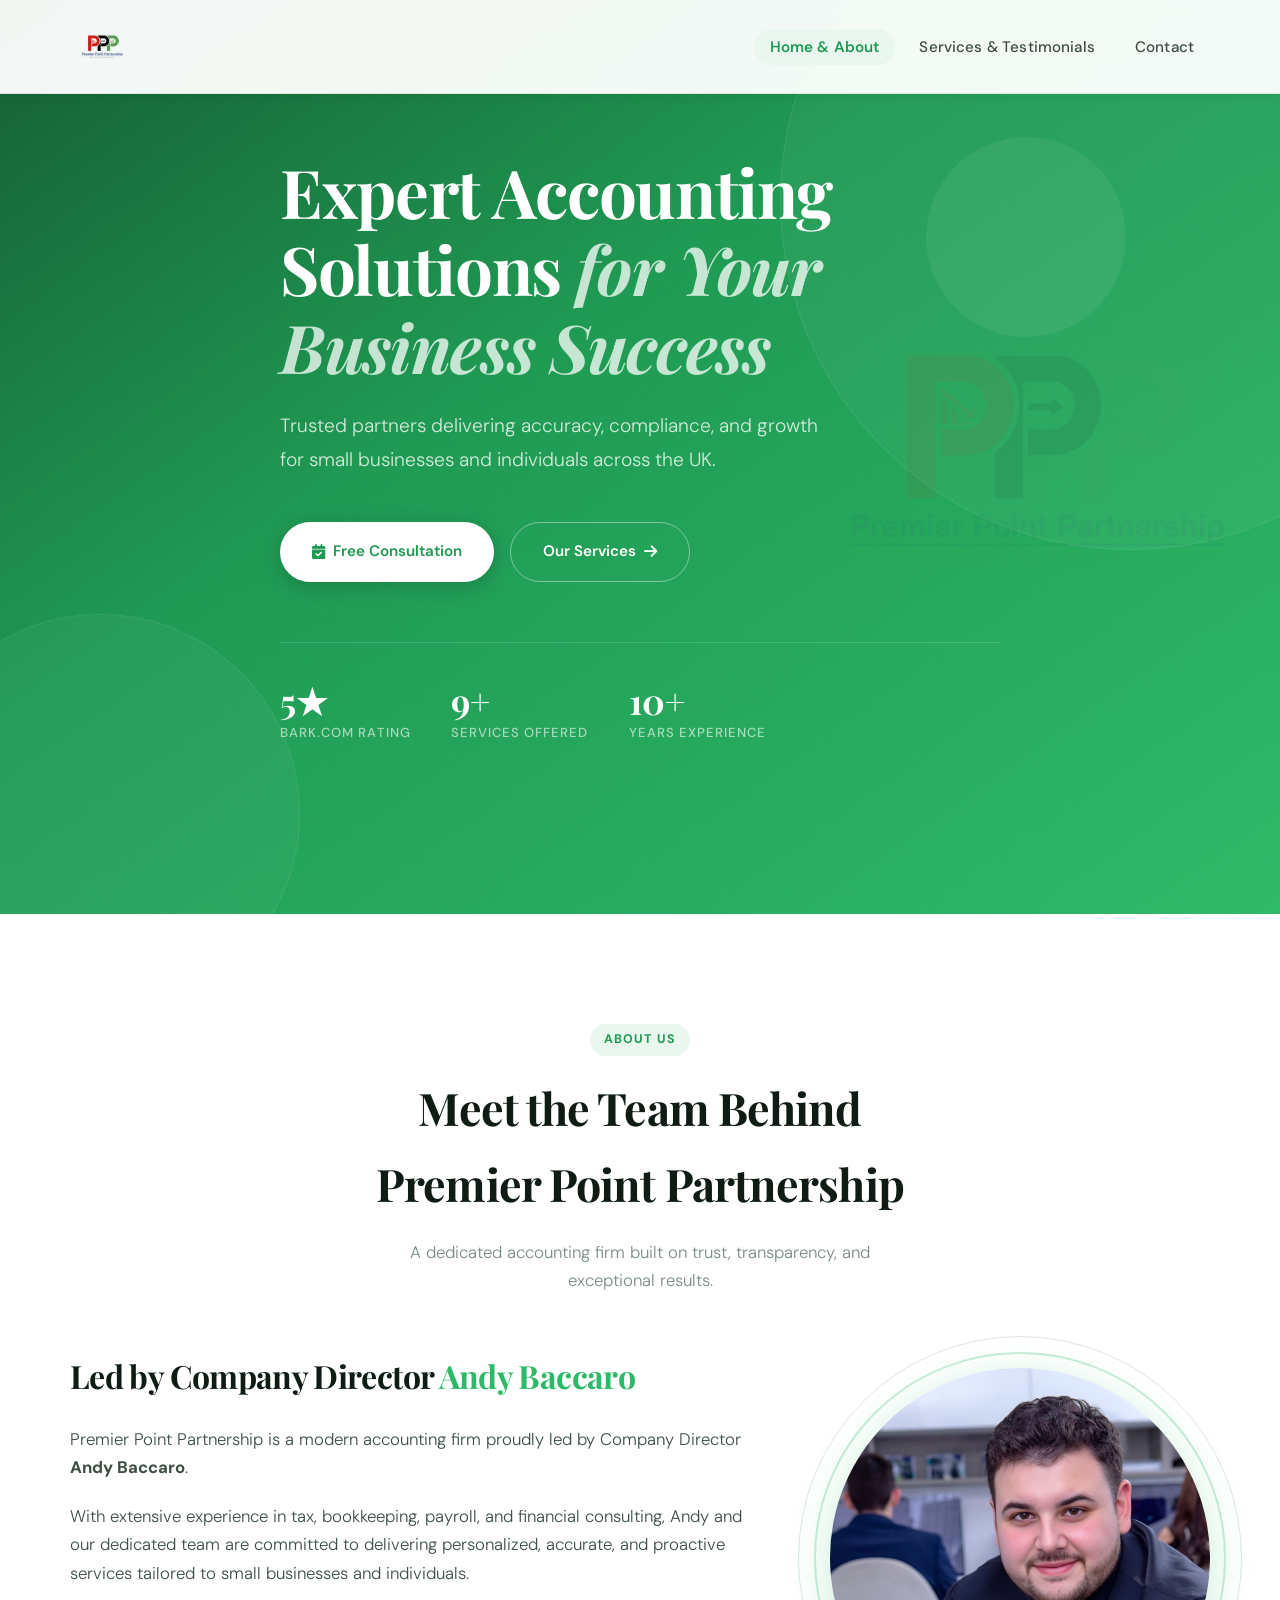
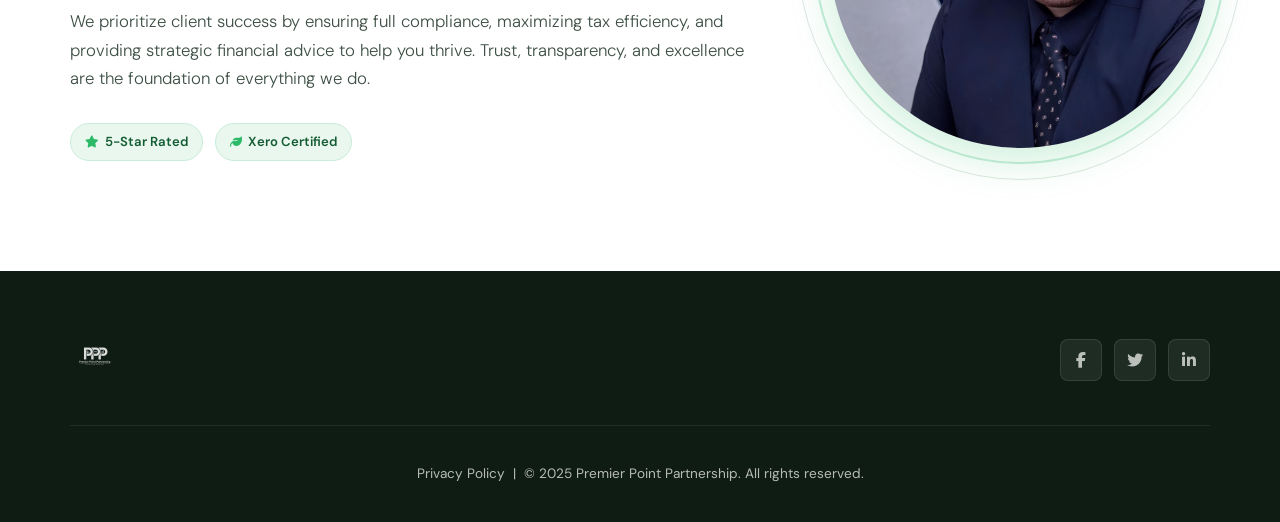
<file: index.html>
<!DOCTYPE html>
<html lang="en">
<head>
    <meta charset="UTF-8">
    <meta name="viewport" content="width=device-width, initial-scale=1.0">
    <title>Premier Point Partnership | Expert Accounting Solutions</title>
    <link rel="stylesheet" href="styles.css">
    <link rel="stylesheet" href="https://cdnjs.cloudflare.com/ajax/libs/font-awesome/6.4.0/css/all.min.css">
</head>
<body>

    <!-- Header -->
    <header>
        <div class="container">
            <nav>
                <div class="logo">
                    <a href="index.html"><img src="images/logo.png" alt="Premier Point Partnership Logo"></a>
                </div>
                <ul class="nav-links">
                    <li><a href="index.html" class="active">Home & About</a></li>
                    <li><a href="services.html">Services & Testimonials</a></li>
                    <li><a href="contact.html">Contact</a></li>
                </ul>
                <div class="mobile-menu" aria-label="Open menu" role="button">
                    <i class="fas fa-bars fa-lg"></i>
                </div>
            </nav>
        </div>
    </header>

    <!-- Mobile Nav -->
    <div class="nav-overlay"></div>
    <nav class="mobile-nav">
        <button class="mobile-nav-close" aria-label="Close menu"><i class="fas fa-times"></i></button>
        <a href="index.html" class="active">Home & About</a>
        <a href="services.html">Services & Testimonials</a>
        <a href="contact.html">Contact</a>
    </nav>

    <!-- Hero -->
    <section id="home" class="hero">
        <div class="hero-bg-circle hero-bg-circle-1"></div>
        <div class="hero-bg-circle hero-bg-circle-2"></div>
        <img class="hero-logo-watermark" src="images/logo.png" alt="" aria-hidden="true">
        <div class="container hero-content">
            <h1>Expert Accounting Solutions <em>for Your Business Success</em></h1>
            <p>Trusted partners delivering accuracy, compliance, and growth for small businesses and individuals across the UK.</p>
            <div class="hero-cta-group">
                <a href="contact.html" class="btn btn-primary"><i class="fas fa-calendar-check"></i> Free Consultation</a>
                <a href="services.html" class="btn btn-outline">Our Services <i class="fas fa-arrow-right"></i></a>
            </div>
            <div class="hero-stats">
                <div>
                    <div class="hero-stat-value"><span data-count="5">5</span>★</div>
                    <div class="hero-stat-label">Bark.com Rating</div>
                </div>
                <div>
                    <div class="hero-stat-value"><span data-count="9">9</span>+</div>
                    <div class="hero-stat-label">Services Offered</div>
                </div>
                <div>
                    <div class="hero-stat-value"><span data-count="10">5</span>+</div>
                    <div class="hero-stat-label">Years Experience</div>
                </div>
            </div>
        </div>
    </section>

    <!-- About -->
    <section id="about" class="fade-section">
        <div class="container">
            <div style="text-align:center">
                <span class="section-tag">About Us</span>
            </div>
            <h2 class="section-title">Meet the Team Behind <br>Premier Point Partnership</h2>
            <p class="section-subtitle">A dedicated accounting firm built on trust, transparency, and exceptional results.</p>
            <div class="about-grid">
                <div class="about-text">
                    <h3>Led by Company Director <span class="highlight-name">Andy Baccaro</span></h3>
                    <p class="stagger-1">Premier Point Partnership is a modern accounting firm proudly led by Company Director <strong>Andy Baccaro</strong>.</p>
                    <p class="stagger-2">With extensive experience in tax, bookkeeping, payroll, and financial consulting, Andy and our dedicated team are committed to delivering personalized, accurate, and proactive services tailored to small businesses and individuals.</p>
                    <p class="stagger-3">We prioritize client success by ensuring full compliance, maximizing tax efficiency, and providing strategic financial advice to help you thrive. Trust, transparency, and excellence are the foundation of everything we do.</p>
                    <div class="about-values">
                        <span class="value-pill"><i class="fas fa-star"></i> 5-Star Rated</span>
                        <span class="value-pill"><i class="fas fa-leaf"></i> Xero Certified</span>
                    </div>
                </div>
                <div class="about-image-right fade-in">
                    <img src="images/andybaccaro.jpg" alt="Andy Baccaro, Company Director">
                </div>
            </div>
        </div>
    </section>

    <!-- Footer -->
    <footer>
        <div class="container">
            <div class="footer-inner">
                <div class="footer-logo">
                    <a href="index.html"><img src="images/logo.png" alt="Premier Point Partnership"></a>
                </div>
                <div class="social-links">
                    <a href="#" aria-label="Facebook"><i class="fab fa-facebook-f"></i></a>
                    <a href="#" aria-label="Twitter / X"><i class="fab fa-twitter"></i></a>
                    <a href="#" aria-label="LinkedIn"><i class="fab fa-linkedin-in"></i></a>
                </div>
            </div>
            <div class="footer-bottom">
                <p><a href="#">Privacy Policy</a> &nbsp;|&nbsp; &copy; 2025 Premier Point Partnership. All rights reserved.</p>
            </div>
        </div>
    </footer>

    <script src="script.js"></script>
</body>
</html>
</file>
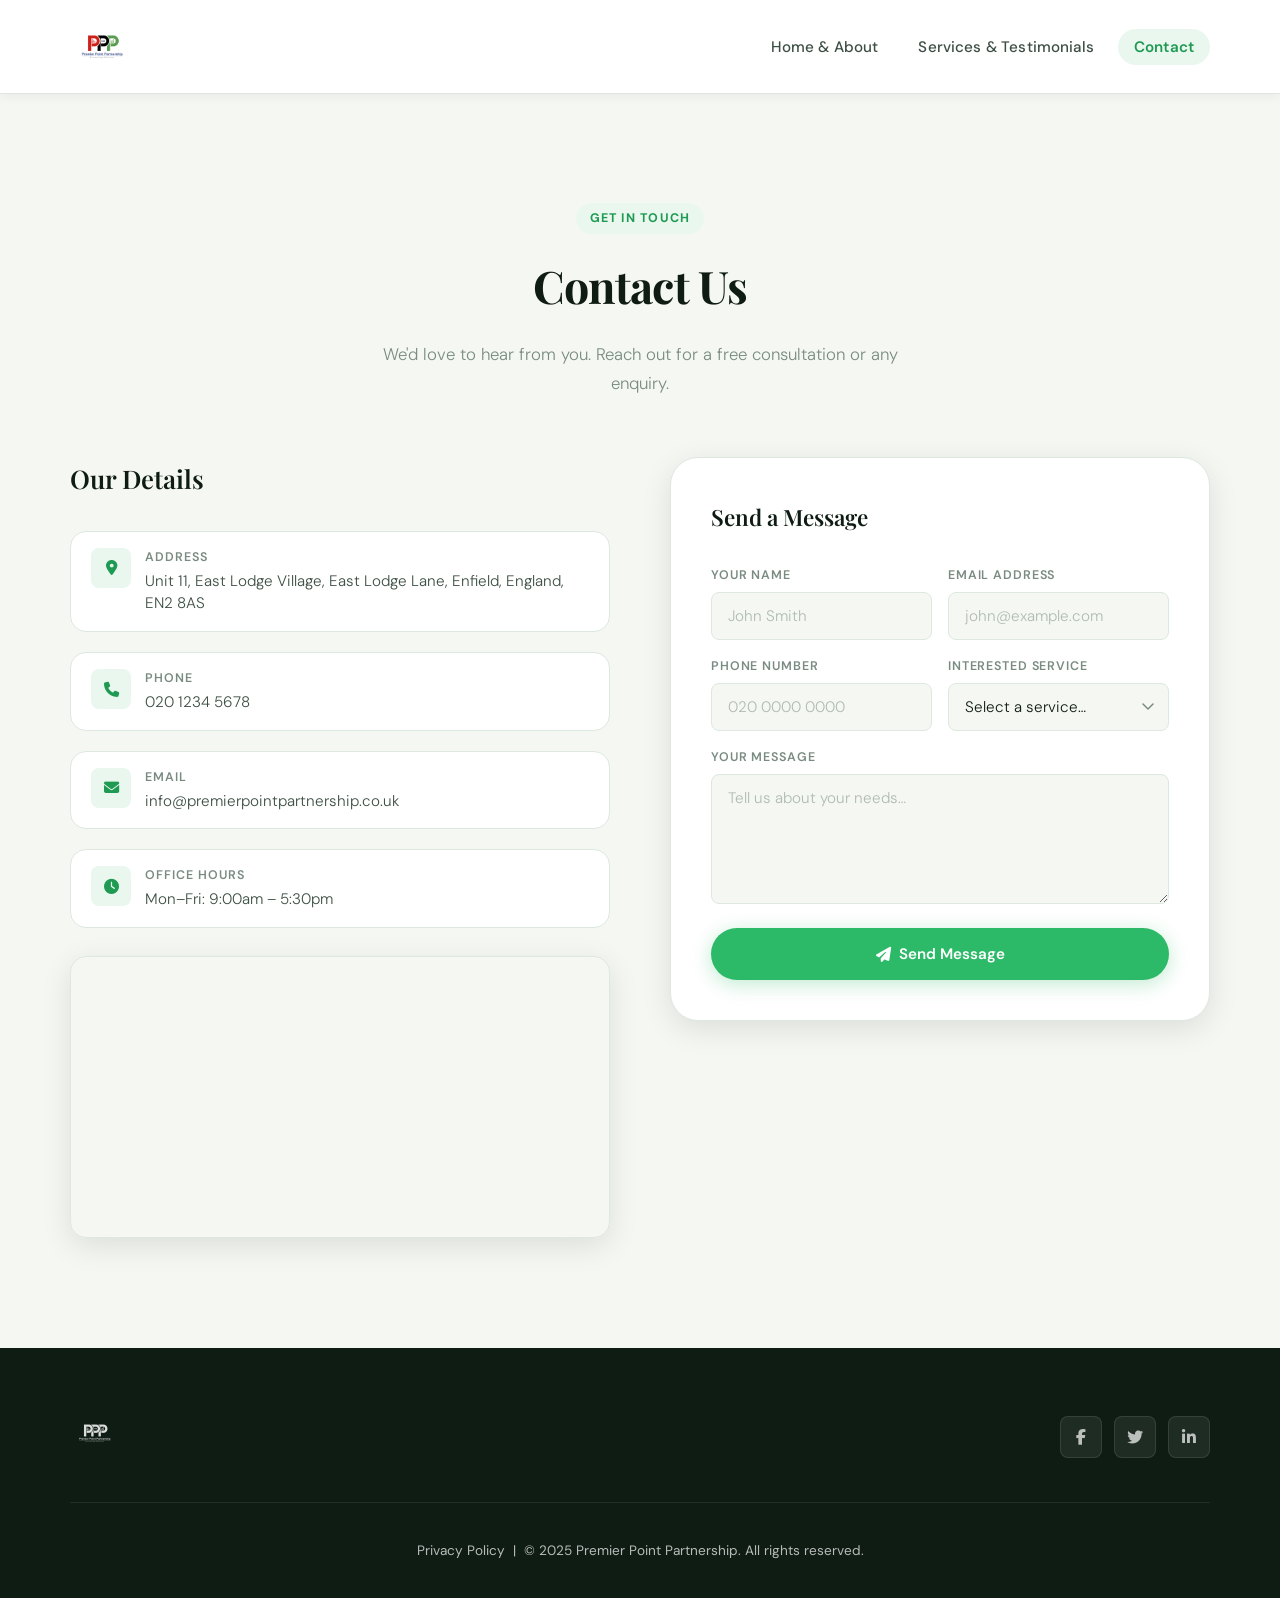
<file: contact.html>
<!DOCTYPE html>
<html lang="en">
<head>
    <meta charset="UTF-8">
    <meta name="viewport" content="width=device-width, initial-scale=1.0">
    <title>Contact Us | Premier Point Partnership</title>
    <link rel="stylesheet" href="styles.css">
    <link rel="stylesheet" href="https://cdnjs.cloudflare.com/ajax/libs/font-awesome/6.4.0/css/all.min.css">
</head>
<body>

    <!-- Header -->
    <header>
        <div class="container">
            <nav>
                <div class="logo">
                    <a href="index.html"><img src="images/logo.png" alt="Premier Point Partnership Logo"></a>
                </div>
                <ul class="nav-links">
                    <li><a href="index.html">Home & About</a></li>
                    <li><a href="services.html">Services & Testimonials</a></li>
                    <li><a href="contact.html" class="active">Contact</a></li>
                </ul>
                <div class="mobile-menu" aria-label="Open menu" role="button">
                    <i class="fas fa-bars fa-lg"></i>
                </div>
            </nav>
        </div>
    </header>

    <!-- Mobile Nav -->
    <div class="nav-overlay"></div>
    <nav class="mobile-nav">
        <button class="mobile-nav-close" aria-label="Close menu"><i class="fas fa-times"></i></button>
        <a href="index.html">Home & About</a>
        <a href="services.html">Services & Testimonials</a>
        <a href="contact.html" class="active">Contact</a>
    </nav>

    <!-- Spacer -->
    <div style="height: 93px;"></div>

    <!-- Contact -->
    <section id="contact" class="fade-section">
        <div class="container">
            <div style="text-align:center">
                <span class="section-tag">Get in Touch</span>
            </div>
            <h2 class="section-title">Contact Us</h2>
            <p class="section-subtitle">We'd love to hear from you. Reach out for a free consultation or any enquiry.</p>

            <div class="contact-content">

                <!-- Info -->
                <div class="contact-info">
                    <h3>Our Details</h3>

                    <div class="contact-detail">
                        <div class="contact-detail-icon"><i class="fas fa-map-marker-alt"></i></div>
                        <div class="contact-detail-text">
                            <strong>Address</strong>
                            Unit 11, East Lodge Village, East Lodge Lane, Enfield, England, EN2 8AS
                        </div>
                    </div>

                    <div class="contact-detail">
                        <div class="contact-detail-icon"><i class="fas fa-phone"></i></div>
                        <div class="contact-detail-text">
                            <strong>Phone</strong>
                            <a href="tel:02012345678" style="color:inherit;">020 1234 5678</a>
                        </div>
                    </div>

                    <div class="contact-detail">
                        <div class="contact-detail-icon"><i class="fas fa-envelope"></i></div>
                        <div class="contact-detail-text">
                            <strong>Email</strong>
                            <a href="mailto:info@premierpointpartnership.co.uk" style="color:inherit;">info@premierpointpartnership.co.uk</a>
                        </div>
                    </div>

                    <div class="contact-detail">
                        <div class="contact-detail-icon"><i class="fas fa-clock"></i></div>
                        <div class="contact-detail-text">
                            <strong>Office Hours</strong>
                            Mon–Fri: 9:00am – 5:30pm
                        </div>
                    </div>

                    <div class="map-wrapper">
                        <iframe
                            src="https://maps.google.com/maps?q=Unit%2011%2C%20East%20Lodge%20Village%2C%20East%20Lodge%20Lane%2C%20Enfield%2C%20EN2%208AS&t=m&z=16&output=embed&iwloc=near"
                            allowfullscreen=""
                            loading="lazy"
                            referrerpolicy="no-referrer-when-downgrade"
                            title="Office location map">
                        </iframe>
                    </div>
                </div>

                <!-- Form -->
                <div class="contact-form fade-in">
                    <h3>Send a Message</h3>
                    <form id="contactForm" novalidate>
                        <div class="form-row">
                            <div class="form-group">
                                <label for="name">Your Name</label>
                                <input type="text" id="name" placeholder="John Smith" required>
                            </div>
                            <div class="form-group">
                                <label for="email">Email Address</label>
                                <input type="email" id="email" placeholder="john@example.com" required>
                            </div>
                        </div>
                        <div class="form-row">
                            <div class="form-group">
                                <label for="phone">Phone Number</label>
                                <input type="tel" id="phone" placeholder="020 0000 0000">
                            </div>
                            <div class="form-group">
                                <label for="service">Interested Service</label>
                                <select id="service" required>
                                    <option value="">Select a service…</option>
                                    <option>Company Formations</option>
                                    <option>Tax Preparation & Planning</option>
                                    <option>VAT Returns</option>
                                    <option>CIS Returns</option>
                                    <option>Payroll Management</option>
                                    <option>Bookkeeping & Financial Reporting</option>
                                    <option>Xero Software</option>
                                    <option>Business Consulting</option>
                                    <option>Tailored Financial Solutions</option>
                                    <option>Other</option>
                                </select>
                            </div>
                        </div>
                        <div class="form-group">
                            <label for="message">Your Message</label>
                            <textarea id="message" rows="5" placeholder="Tell us about your needs…" required></textarea>
                        </div>
                        <button type="submit" class="btn-submit">
                            <i class="fas fa-paper-plane"></i> Send Message
                        </button>
                        <p class="form-success" id="successMsg">
                            <i class="fas fa-check-circle"></i> Thank you! We'll get back to you within one business day.
                        </p>
                    </form>
                </div>

            </div>
        </div>
    </section>

    <!-- Footer -->
    <footer>
        <div class="container">
            <div class="footer-inner">
                <div class="footer-logo">
                    <a href="index.html"><img src="images/logo.png" alt="Premier Point Partnership"></a>
                </div>
                <div class="social-links">
                    <a href="#" aria-label="Facebook"><i class="fab fa-facebook-f"></i></a>
                    <a href="#" aria-label="Twitter / X"><i class="fab fa-twitter"></i></a>
                    <a href="#" aria-label="LinkedIn"><i class="fab fa-linkedin-in"></i></a>
                </div>
            </div>
            <div class="footer-bottom">
                <p><a href="#">Privacy Policy</a> &nbsp;|&nbsp; &copy; 2025 Premier Point Partnership. All rights reserved.</p>
            </div>
        </div>
    </footer>

    <script src="script.js"></script>
</body>
</html>
</file>
<file: styles.css>
/* =========================================
   PREMIER POINT PARTNERSHIP — Refined CSS
   ========================================= */

@import url('https://fonts.googleapis.com/css2?family=Playfair+Display:wght@400;600;700&family=DM+Sans:wght@300;400;500;600&display=swap');

/* Reset and Basics */
*, *::before, *::after { margin: 0; padding: 0; box-sizing: border-box; }

body {
  font-family: 'DM Sans', sans-serif;
  line-height: 1.7;
  color: #1a1a2e;
  background: #f5f7f2;
  overflow-x: hidden;
}

a { text-decoration: none; color: inherit; }
ul { list-style: none; }
.container { max-width: 1200px; margin: 0 auto; padding: 0 30px; }

/* =========================================
   DESIGN TOKENS
   ========================================= */
:root {
  --green-vivid:   #2dba68;
  --green-dark:    #1e9a52;
  --green-deep:    #145c33;
  --green-tint:    #eaf7ef;
  --green-mid:     #c8edda;
  --ink:           #0f1c14;
  --ink-soft:      #3d4f44;
  --muted:         #7a8c82;
  --border:        #dce8e0;
  --surface:       #ffffff;
  --bg:            #f5f7f2;
  --gold:          #f0b429;
  --shadow-sm:     0 2px 12px rgba(0,0,0,0.07);
  --shadow-md:     0 8px 30px rgba(0,0,0,0.1);
  --shadow-lg:     0 20px 60px rgba(0,0,0,0.13);
  --shadow-green:  0 10px 40px rgba(45,186,104,0.25);
  --radius-sm:     8px;
  --radius-md:     16px;
  --radius-lg:     28px;
  --radius-pill:   999px;
  --transition:    0.35s cubic-bezier(0.4, 0, 0.2, 1);
}

/* =========================================
   SCROLLBAR
   ========================================= */
::-webkit-scrollbar { width: 6px; }
::-webkit-scrollbar-track { background: var(--bg); }
::-webkit-scrollbar-thumb { background: var(--green-vivid); border-radius: 3px; }

/* =========================================
   HEADER & NAV
   ========================================= */
header {
  background: rgba(255,255,255,0.95);
  backdrop-filter: blur(12px);
  -webkit-backdrop-filter: blur(12px);
  box-shadow: 0 1px 0 var(--border), var(--shadow-sm);
  position: fixed;
  top: 0;
  width: 100%;
  z-index: 1000;
  transition: box-shadow var(--transition);
}

header.scrolled {
  box-shadow: 0 1px 0 var(--border), 0 4px 24px rgba(0,0,0,0.1);
}

nav {
  display: flex;
  align-items: center;
  padding: 14px 0;
  gap: 40px;
}

.logo { flex-shrink: 0; }
.logo img {
  height: 65px;
  width: auto;
  transition: transform var(--transition), filter var(--transition);
  display: block;
}
.logo img:hover {
  transform: scale(1.05);
  filter: drop-shadow(0 0 12px rgba(45,186,104,0.5));
}

.nav-links {
  display: flex;
  align-items: center;
  gap: 8px;
  margin-left: auto;
}

.nav-links a {
  font-weight: 500;
  font-size: 0.95rem;
  letter-spacing: 0.01em;
  color: var(--ink-soft);
  padding: 8px 16px;
  border-radius: var(--radius-pill);
  transition: color var(--transition), background var(--transition);
  position: relative;
}

.nav-links a:hover {
  color: var(--green-dark);
  background: var(--green-tint);
}

.nav-links a.active {
  color: var(--green-dark);
  background: var(--green-tint);
  font-weight: 600;
}

.mobile-menu {
  display: none;
  cursor: pointer;
  margin-left: auto;
  padding: 8px;
  color: var(--ink);
  border-radius: var(--radius-sm);
  transition: background var(--transition);
}
.mobile-menu:hover { background: var(--green-tint); }

/* Mobile Nav Overlay */
.nav-overlay {
  display: none;
  position: fixed;
  inset: 0;
  background: rgba(15,28,20,0.5);
  z-index: 998;
  opacity: 0;
  transition: opacity 0.3s;
}
.nav-overlay.open { opacity: 1; }

.mobile-nav {
  display: none;
  position: fixed;
  top: 0;
  right: -300px;
  width: 280px;
  height: 100%;
  background: var(--surface);
  z-index: 999;
  padding: 100px 30px 40px;
  box-shadow: -10px 0 40px rgba(0,0,0,0.15);
  transition: right 0.35s cubic-bezier(0.4,0,0.2,1);
  flex-direction: column;
  gap: 8px;
}
.mobile-nav.open { right: 0; }
.mobile-nav a {
  display: block;
  font-size: 1.1rem;
  font-weight: 500;
  color: var(--ink);
  padding: 14px 18px;
  border-radius: var(--radius-md);
  transition: background var(--transition), color var(--transition);
}
.mobile-nav a:hover, .mobile-nav a.active {
  background: var(--green-tint);
  color: var(--green-dark);
}
.mobile-nav-close {
  position: absolute;
  top: 20px;
  right: 20px;
  background: none;
  border: none;
  font-size: 1.5rem;
  cursor: pointer;
  color: var(--ink-soft);
  padding: 8px;
  border-radius: var(--radius-sm);
  transition: background var(--transition);
}
.mobile-nav-close:hover { background: var(--green-tint); }

/* =========================================
   HERO
   ========================================= */
.hero {
  position: relative;
  min-height: 100vh;
  display: flex;
  align-items: center;
  overflow: hidden;
  background: linear-gradient(145deg, var(--green-deep) 0%, var(--green-dark) 40%, var(--green-vivid) 100%);
  padding-top: 93px;
}

/* Noise texture overlay */
.hero::before {
  content: '';
  position: absolute;
  inset: 0;
  background-image: url("data:image/svg+xml,%3Csvg viewBox='0 0 256 256' xmlns='http://www.w3.org/2000/svg'%3E%3Cfilter id='noise'%3E%3CfeTurbulence type='fractalNoise' baseFrequency='0.9' numOctaves='4' stitchTiles='stitch'/%3E%3C/filter%3E%3Crect width='100%25' height='100%25' filter='url(%23noise)' opacity='0.04'/%3E%3C/svg%3E");
  z-index: 1;
  opacity: 0.4;
}

/* Decorative circles */
.hero::after {
  content: '';
  position: absolute;
  width: 700px;
  height: 700px;
  border-radius: 50%;
  background: rgba(255,255,255,0.04);
  border: 1px solid rgba(255,255,255,0.08);
  right: -200px;
  top: -150px;
  z-index: 1;
}

.hero-bg-circle {
  position: absolute;
  border-radius: 50%;
  z-index: 1;
}
.hero-bg-circle-1 {
  width: 400px; height: 400px;
  background: rgba(255,255,255,0.04);
  border: 1px solid rgba(255,255,255,0.07);
  bottom: -100px; left: -100px;
}
.hero-bg-circle-2 {
  width: 200px; height: 200px;
  background: rgba(255,255,255,0.06);
  top: 15%; right: 12%;
}

/* Logo watermark */
.hero-logo-watermark {
  position: absolute;
  right: -60px;
  top: 50%;
  transform: translateY(-50%);
  width: 55%;
  max-width: 600px;
  opacity: 0.07;
  z-index: 1;
  pointer-events: none;
}

.hero-content {
  position: relative;
  z-index: 2;
  max-width: 720px;
  padding: 60px 0;
}

.hero-eyebrow {
  display: inline-flex;
  align-items: center;
  gap: 8px;
  background: rgba(255,255,255,0.12);
  border: 1px solid rgba(255,255,255,0.2);
  color: rgba(255,255,255,0.9);
  font-size: 0.82rem;
  font-weight: 600;
  letter-spacing: 0.1em;
  text-transform: uppercase;
  padding: 6px 14px;
  border-radius: var(--radius-pill);
  margin-bottom: 28px;
  backdrop-filter: blur(4px);
}
.hero-eyebrow::before {
  content: '';
  width: 6px; height: 6px;
  background: var(--gold);
  border-radius: 50%;
  flex-shrink: 0;
}

.hero-content h1 {
  font-family: 'Playfair Display', Georgia, serif;
  font-size: clamp(2.6rem, 5.5vw, 4.2rem);
  font-weight: 700;
  line-height: 1.15;
  color: white;
  margin-bottom: 24px;
  letter-spacing: -0.02em;
}

.hero-content h1 em {
  font-style: italic;
  color: rgba(255,255,255,0.75);
}

.hero-content p {
  font-size: clamp(1rem, 2vw, 1.2rem);
  color: rgba(255,255,255,0.8);
  margin-bottom: 44px;
  max-width: 540px;
  font-weight: 300;
  line-height: 1.8;
}

.hero-cta-group {
  display: flex;
  gap: 16px;
  flex-wrap: wrap;
}

.btn {
  display: inline-flex;
  align-items: center;
  gap: 8px;
  padding: 16px 32px;
  border-radius: var(--radius-pill);
  font-size: 0.95rem;
  font-weight: 600;
  transition: all var(--transition);
  cursor: pointer;
  border: none;
  font-family: 'DM Sans', sans-serif;
}

.btn-primary {
  background: white;
  color: var(--green-dark);
  box-shadow: 0 4px 20px rgba(0,0,0,0.2);
}
.btn-primary:hover {
  background: var(--green-tint);
  transform: translateY(-3px);
  box-shadow: 0 10px 30px rgba(0,0,0,0.2);
}

.btn-outline {
  background: transparent;
  color: white;
  border: 1.5px solid rgba(255,255,255,0.4);
}
.btn-outline:hover {
  background: rgba(255,255,255,0.1);
  border-color: rgba(255,255,255,0.7);
  transform: translateY(-3px);
}

/* Keep .btn for backward compat */
a.btn:not(.btn-primary):not(.btn-outline) {
  background: white;
  color: var(--green-dark);
  box-shadow: 0 4px 20px rgba(0,0,0,0.2);
}
a.btn:not(.btn-primary):not(.btn-outline):hover {
  background: var(--green-tint);
  transform: translateY(-3px);
  box-shadow: 0 10px 30px rgba(0,0,0,0.2);
}

.hero-stats {
  display: flex;
  gap: 40px;
  margin-top: 60px;
  padding-top: 40px;
  border-top: 1px solid rgba(255,255,255,0.15);
  flex-wrap: wrap;
}
.hero-stat-value {
  font-family: 'Playfair Display', serif;
  font-size: 2.2rem;
  font-weight: 700;
  color: white;
  line-height: 1;
  margin-bottom: 4px;
}
.hero-stat-label {
  font-size: 0.82rem;
  color: rgba(255,255,255,0.6);
  font-weight: 500;
  text-transform: uppercase;
  letter-spacing: 0.08em;
}

/* =========================================
   SECTIONS
   ========================================= */
section { padding: 110px 0; }

.section-title {
  font-family: 'Playfair Display', serif;
  font-size: clamp(2rem, 4vw, 2.8rem);
  font-weight: 700;
  color: var(--ink);
  text-align: center;
  margin-bottom: 16px;
  letter-spacing: -0.02em;
}

.section-subtitle {
  text-align: center;
  color: var(--muted);
  font-size: 1.05rem;
  max-width: 540px;
  margin: 0 auto 60px;
  font-weight: 300;
  line-height: 1.7;
}

.section-tag {
  display: inline-block;
  background: var(--green-tint);
  color: var(--green-dark);
  font-size: 0.78rem;
  font-weight: 700;
  letter-spacing: 0.1em;
  text-transform: uppercase;
  padding: 5px 14px;
  border-radius: var(--radius-pill);
  margin-bottom: 14px;
}

/* =========================================
   ABOUT
   ========================================= */
#about { background: var(--surface); }

.about-grid {
  display: grid;
  grid-template-columns: 1fr 380px;
  gap: 80px;
  align-items: center;
}

.about-text h3 {
  font-family: 'Playfair Display', serif;
  font-size: 2rem;
  font-weight: 700;
  color: var(--ink);
  margin-bottom: 28px;
  line-height: 1.3;
  letter-spacing: -0.02em;
}

.highlight-name { color: var(--green-vivid); }

.about-text p {
  font-size: 1.05rem;
  margin-bottom: 20px;
  color: var(--ink-soft);
  opacity: 0;
  transform: translateY(20px);
  transition: opacity 0.7s ease-out, transform 0.7s ease-out;
  font-weight: 300;
}
.about-text p.visible { opacity: 1; transform: translateY(0); }
.stagger-1 { transition-delay: 0.15s; }
.stagger-2 { transition-delay: 0.3s; }
.stagger-3 { transition-delay: 0.45s; }

.about-values {
  display: flex;
  gap: 12px;
  flex-wrap: wrap;
  margin-top: 30px;
  opacity: 0;
  transform: translateY(20px);
  transition: opacity 0.7s ease-out 0.6s, transform 0.7s ease-out 0.6s;
}
.about-values.visible { opacity: 1; transform: translateY(0); }

.value-pill {
  display: inline-flex;
  align-items: center;
  gap: 6px;
  background: var(--green-tint);
  color: var(--green-deep);
  font-size: 0.82rem;
  font-weight: 600;
  padding: 7px 14px;
  border-radius: var(--radius-pill);
  border: 1px solid var(--green-mid);
}
.value-pill i { font-size: 0.75rem; color: var(--green-vivid); }

.about-image-right {
  position: relative;
}

.about-image-right::before {
  content: '';
  position: absolute;
  inset: -16px;
  border: 2px solid var(--green-mid);
  border-radius: 50%;
  z-index: 0;
  transition: transform var(--transition), border-color var(--transition);
}
.about-image-right:hover::before {
  transform: scale(1.04) rotate(5deg);
  border-color: var(--green-vivid);
}

.about-image-right::after {
  content: '';
  position: absolute;
  inset: -32px;
  border: 1px solid var(--border);
  border-radius: 50%;
  z-index: 0;
}

.about-image-right img {
  width: 100%;
  border-radius: 50%;
  aspect-ratio: 1;
  object-fit: cover;
  box-shadow: var(--shadow-green);
  transition: transform var(--transition), box-shadow var(--transition);
  position: relative;
  z-index: 1;
  display: block;
}
.about-image-right img:hover {
  transform: scale(1.04) translateY(-8px);
  box-shadow: 0 30px 70px rgba(45,186,104,0.35);
}

/* =========================================
   SERVICES
   ========================================= */
#services { background: var(--bg); }

.services-grid {
  display: grid;
  grid-template-columns: repeat(auto-fill, minmax(290px, 1fr));
  gap: 24px;
}

.service-card {
  background: var(--surface);
  border-radius: var(--radius-md);
  overflow: hidden;
  box-shadow: var(--shadow-sm);
  border: 1px solid var(--border);
  transition: transform var(--transition), box-shadow var(--transition), border-color var(--transition);
  display: flex;
  flex-direction: column;
}

.service-card:hover {
  transform: translateY(-8px);
  box-shadow: var(--shadow-lg);
  border-color: var(--green-mid);
}

.service-card-img {
  overflow: hidden;
  height: 200px;
  flex-shrink: 0;
}
.service-card img {
  width: 100%;
  height: 100%;
  object-fit: cover;
  transition: transform 0.6s cubic-bezier(0.4,0,0.2,1);
  display: block;
}
.service-card:hover img { transform: scale(1.07); }

.service-card-body {
  padding: 24px 26px 28px;
  flex: 1;
  display: flex;
  flex-direction: column;
}

.service-card-icon {
  width: 40px;
  height: 40px;
  background: var(--green-tint);
  border-radius: var(--radius-sm);
  display: flex;
  align-items: center;
  justify-content: center;
  color: var(--green-dark);
  font-size: 1rem;
  margin-bottom: 14px;
  transition: background var(--transition), color var(--transition);
}
.service-card:hover .service-card-icon {
  background: var(--green-vivid);
  color: white;
}

.service-card h3 {
  font-size: 1.05rem;
  font-weight: 600;
  color: var(--ink);
  margin-bottom: 10px;
  letter-spacing: -0.01em;
}

.service-card p {
  font-size: 0.9rem;
  color: var(--muted);
  line-height: 1.65;
  flex: 1;
  font-weight: 300;
}

/* =========================================
   TESTIMONIALS
   ========================================= */
#testimonials { background: var(--surface); }

.testimonials-grid {
  display: grid;
  grid-template-columns: repeat(auto-fill, minmax(320px, 1fr));
  gap: 24px;
}

.testimonial {
  background: var(--bg);
  padding: 32px;
  border-radius: var(--radius-md);
  border: 1px solid var(--border);
  transition: transform var(--transition), box-shadow var(--transition), border-color var(--transition);
  display: flex;
  flex-direction: column;
  gap: 16px;
  position: relative;
  overflow: hidden;
}

.testimonial::before {
  content: '"';
  position: absolute;
  top: -10px;
  left: 24px;
  font-family: 'Playfair Display', serif;
  font-size: 8rem;
  color: var(--green-mid);
  line-height: 1;
  pointer-events: none;
  z-index: 0;
}

.testimonial > * { position: relative; z-index: 1; }

.testimonial:hover {
  transform: translateY(-6px);
  box-shadow: var(--shadow-md);
  border-color: var(--green-mid);
}

.stars {
  display: flex;
  gap: 3px;
}
.stars i { color: var(--gold); font-size: 0.9rem; }

.testimonial p {
  font-size: 0.97rem;
  color: var(--ink-soft);
  line-height: 1.7;
  font-style: italic;
  font-weight: 300;
  flex: 1;
}

.testimonial-author {
  font-size: 0.82rem;
  font-weight: 600;
  color: var(--muted);
  text-transform: uppercase;
  letter-spacing: 0.06em;
  padding-top: 16px;
  border-top: 1px solid var(--border);
}

.reviews-source {
  text-align: center;
  margin-top: 48px;
  font-size: 0.88rem;
  color: var(--muted);
}
.reviews-source a {
  color: var(--green-dark);
  font-weight: 500;
  transition: color var(--transition);
}
.reviews-source a:hover { color: var(--green-vivid); }

/* =========================================
   CONTACT
   ========================================= */
#contact { background: var(--bg); }

.contact-content {
  display: grid;
  grid-template-columns: 1fr 1fr;
  gap: 60px;
  align-items: start;
}

.contact-info h3 {
  font-family: 'Playfair Display', serif;
  font-size: 1.6rem;
  font-weight: 600;
  color: var(--ink);
  margin-bottom: 30px;
}

.contact-detail {
  display: flex;
  align-items: flex-start;
  gap: 14px;
  margin-bottom: 20px;
  padding: 16px 20px;
  background: var(--surface);
  border-radius: var(--radius-md);
  border: 1px solid var(--border);
  transition: border-color var(--transition), box-shadow var(--transition);
}
.contact-detail:hover {
  border-color: var(--green-mid);
  box-shadow: var(--shadow-sm);
}

.contact-detail-icon {
  width: 40px;
  height: 40px;
  background: var(--green-tint);
  border-radius: var(--radius-sm);
  display: flex;
  align-items: center;
  justify-content: center;
  color: var(--green-dark);
  flex-shrink: 0;
  font-size: 0.95rem;
}

.contact-detail-text {
  font-size: 0.95rem;
  color: var(--ink-soft);
  font-weight: 300;
  line-height: 1.5;
}
.contact-detail-text strong {
  display: block;
  font-size: 0.78rem;
  text-transform: uppercase;
  letter-spacing: 0.08em;
  color: var(--muted);
  margin-bottom: 3px;
  font-weight: 600;
}

.map-wrapper {
  margin-top: 28px;
  border-radius: var(--radius-md);
  overflow: hidden;
  box-shadow: var(--shadow-md);
  border: 1px solid var(--border);
}
.map-wrapper iframe {
  display: block;
  width: 100%;
  height: 280px;
  border: none;
}

/* Contact Form */
.contact-form {
  background: var(--surface);
  padding: 40px;
  border-radius: var(--radius-lg);
  box-shadow: var(--shadow-md);
  border: 1px solid var(--border);
}

.contact-form h3 {
  font-family: 'Playfair Display', serif;
  font-size: 1.4rem;
  font-weight: 600;
  color: var(--ink);
  margin-bottom: 28px;
}

form { display: grid; gap: 16px; }

.form-row { display: grid; grid-template-columns: 1fr 1fr; gap: 16px; }

.form-group {
  display: flex;
  flex-direction: column;
  gap: 6px;
}

.form-group label {
  font-size: 0.78rem;
  font-weight: 600;
  text-transform: uppercase;
  letter-spacing: 0.07em;
  color: var(--muted);
}

input, textarea, select {
  padding: 13px 16px;
  border: 1.5px solid var(--border);
  border-radius: var(--radius-sm);
  width: 100%;
  font-size: 0.95rem;
  font-family: 'DM Sans', sans-serif;
  font-weight: 300;
  color: var(--ink);
  background: var(--bg);
  transition: border-color var(--transition), box-shadow var(--transition), background var(--transition);
  outline: none;
}

input:focus, textarea:focus, select:focus {
  border-color: var(--green-vivid);
  background: white;
  box-shadow: 0 0 0 3px rgba(45,186,104,0.12);
}

input::placeholder, textarea::placeholder { color: #b0bbb5; }

textarea { resize: vertical; min-height: 130px; }

select {
  -webkit-appearance: none;
  appearance: none;
  background-image: url("data:image/svg+xml,%3Csvg xmlns='http://www.w3.org/2000/svg' width='12' height='8' viewBox='0 0 12 8'%3E%3Cpath d='M1 1l5 5 5-5' stroke='%237a8c82' stroke-width='1.5' fill='none' stroke-linecap='round'/%3E%3C/svg%3E");
  background-repeat: no-repeat;
  background-position: right 14px center;
  padding-right: 40px;
  cursor: pointer;
}

.btn-submit {
  background: var(--green-vivid);
  color: white;
  padding: 16px 32px;
  border-radius: var(--radius-pill);
  font-size: 0.95rem;
  font-weight: 600;
  font-family: 'DM Sans', sans-serif;
  border: none;
  cursor: pointer;
  width: 100%;
  transition: background var(--transition), transform var(--transition), box-shadow var(--transition);
  box-shadow: 0 4px 20px rgba(45,186,104,0.3);
  display: flex;
  align-items: center;
  justify-content: center;
  gap: 8px;
  margin-top: 8px;
}
.btn-submit:hover {
  background: var(--green-dark);
  transform: translateY(-2px);
  box-shadow: 0 8px 28px rgba(45,186,104,0.4);
}
.btn-submit:active { transform: translateY(0); }

.form-success {
  display: none;
  background: var(--green-tint);
  border: 1px solid var(--green-mid);
  color: var(--green-deep);
  padding: 14px 18px;
  border-radius: var(--radius-sm);
  font-size: 0.9rem;
  font-weight: 500;
  text-align: center;
}

/* =========================================
   FOOTER
   ========================================= */
footer {
  background: var(--ink);
  color: rgba(255,255,255,0.7);
  padding: 60px 0 36px;
}

.footer-inner {
  display: flex;
  align-items: center;
  justify-content: space-between;
  flex-wrap: wrap;
  gap: 24px;
  padding-bottom: 36px;
  border-bottom: 1px solid rgba(255,255,255,0.08);
  margin-bottom: 36px;
}

.footer-logo img {
  height: 50px;
  opacity: 0.85;
  filter: brightness(0) invert(1);
  transition: opacity var(--transition);
}
.footer-logo img:hover { opacity: 1; }

.social-links {
  display: flex;
  gap: 12px;
}
.social-links a {
  width: 42px;
  height: 42px;
  border-radius: var(--radius-sm);
  background: rgba(255,255,255,0.07);
  border: 1px solid rgba(255,255,255,0.1);
  display: flex;
  align-items: center;
  justify-content: center;
  font-size: 1rem;
  color: rgba(255,255,255,0.7);
  transition: background var(--transition), color var(--transition), border-color var(--transition);
}
.social-links a:hover {
  background: var(--green-vivid);
  color: white;
  border-color: transparent;
}

.footer-bottom {
  text-align: center;
  font-size: 0.85rem;
}
.footer-bottom a {
  color: rgba(255,255,255,0.7);
  transition: color var(--transition);
}
.footer-bottom a:hover { color: var(--green-vivid); }

/* =========================================
   ANIMATIONS
   ========================================= */
.fade-section {
  opacity: 0;
  transform: translateY(40px);
  transition: opacity 0.7s ease-out, transform 0.7s ease-out;
}
.fade-section.visible { opacity: 1; transform: translateY(0); }

.fade-in {
  opacity: 0;
  transform: translateY(24px);
  transition: opacity 0.6s ease-out, transform 0.6s ease-out;
}
.fade-in.visible { opacity: 1; transform: translateY(0); }

.delay-1 { transition-delay: 0.15s; }
.delay-2 { transition-delay: 0.3s; }
.delay-3 { transition-delay: 0.45s; }

@keyframes fadeSlideUp {
  from { opacity: 0; transform: translateY(30px); }
  to   { opacity: 1; transform: translateY(0); }
}

.hero-content > * {
  animation: fadeSlideUp 0.8s ease-out both;
}
.hero-eyebrow   { animation-delay: 0.1s; }
.hero-content h1 { animation-delay: 0.25s; }
.hero-content p  { animation-delay: 0.4s; }
.hero-cta-group  { animation-delay: 0.55s; }
.hero-stats      { animation-delay: 0.7s; }

/* =========================================
   RESPONSIVE
   ========================================= */
@media (max-width: 1024px) {
  .about-grid { grid-template-columns: 1fr 300px; gap: 50px; }
  .contact-content { grid-template-columns: 1fr; gap: 40px; }
}

@media (max-width: 768px) {
  .nav-links { display: none; }
  .mobile-menu { display: block; }
  .mobile-nav { display: flex; }
  .nav-overlay { display: block; }

  .logo img { height: 55px; }

  .hero-content h1 { font-size: 2.4rem; }
  .hero-stats { gap: 28px; }

  .about-grid { grid-template-columns: 1fr; text-align: center; }
  .about-image-right { max-width: 300px; margin: 0 auto; }
  .about-values { justify-content: center; }

  .contact-form { padding: 28px 24px; }
  .form-row { grid-template-columns: 1fr; }

  .footer-inner { flex-direction: column; align-items: flex-start; }

  section { padding: 80px 0; }
  .container { padding: 0 20px; }
}

@media (max-width: 480px) {
  .hero-content h1 { font-size: 2rem; }
  .hero-cta-group { flex-direction: column; }
  .hero-cta-group .btn, .hero-cta-group a.btn { text-align: center; justify-content: center; }
  .hero-stats { flex-direction: column; gap: 20px; }
}
</file>
